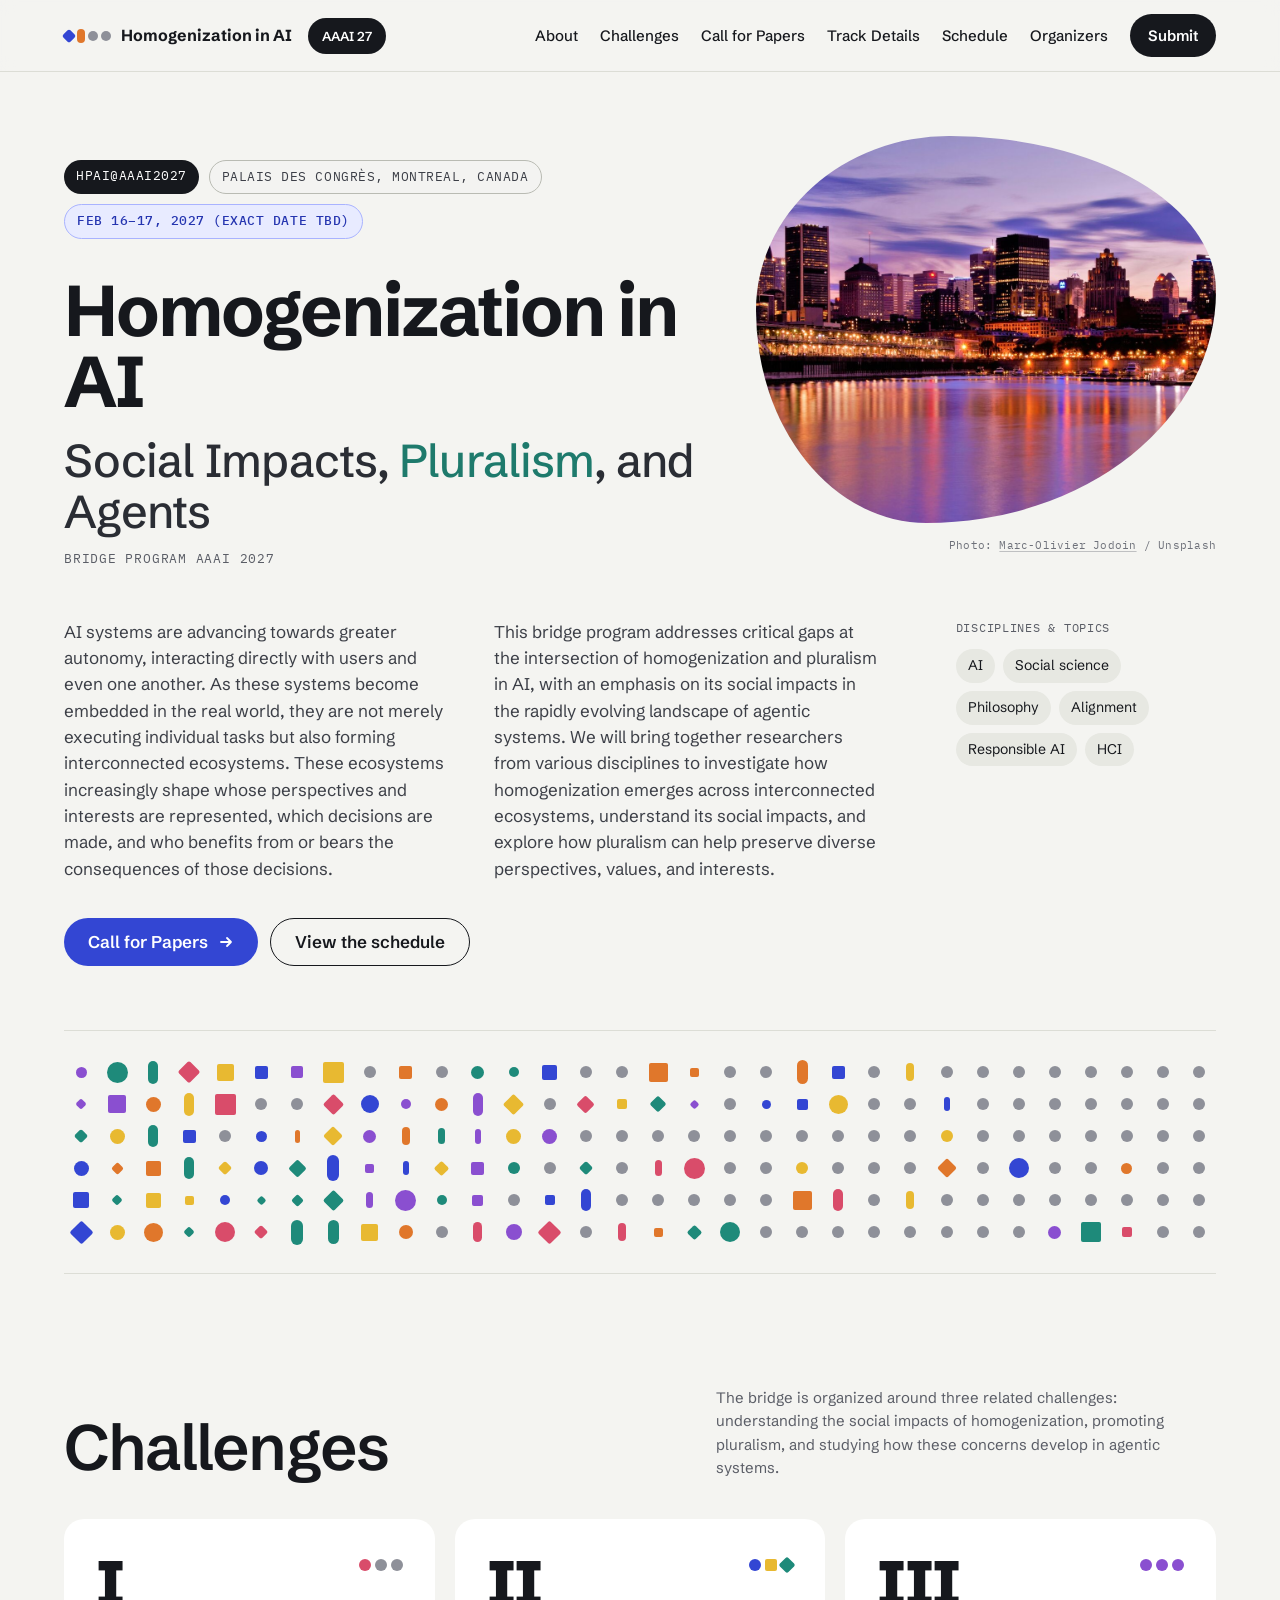
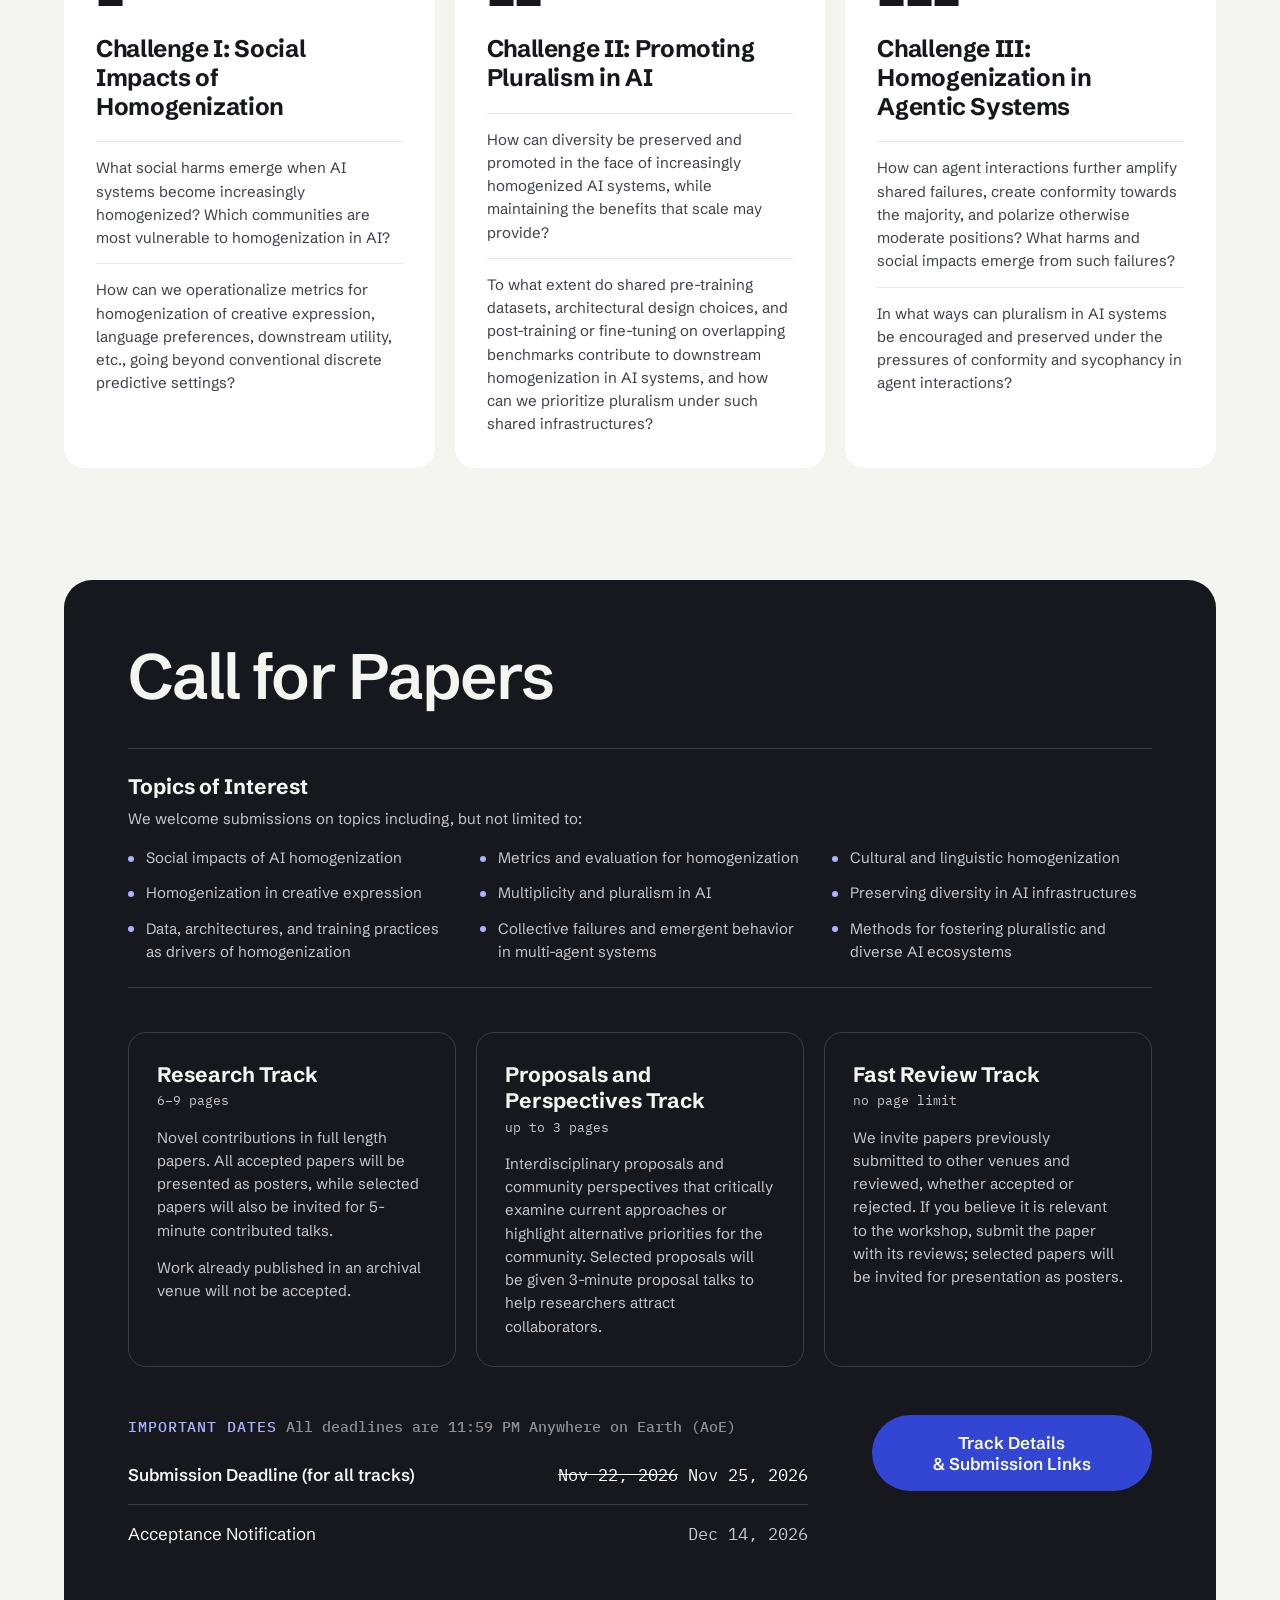
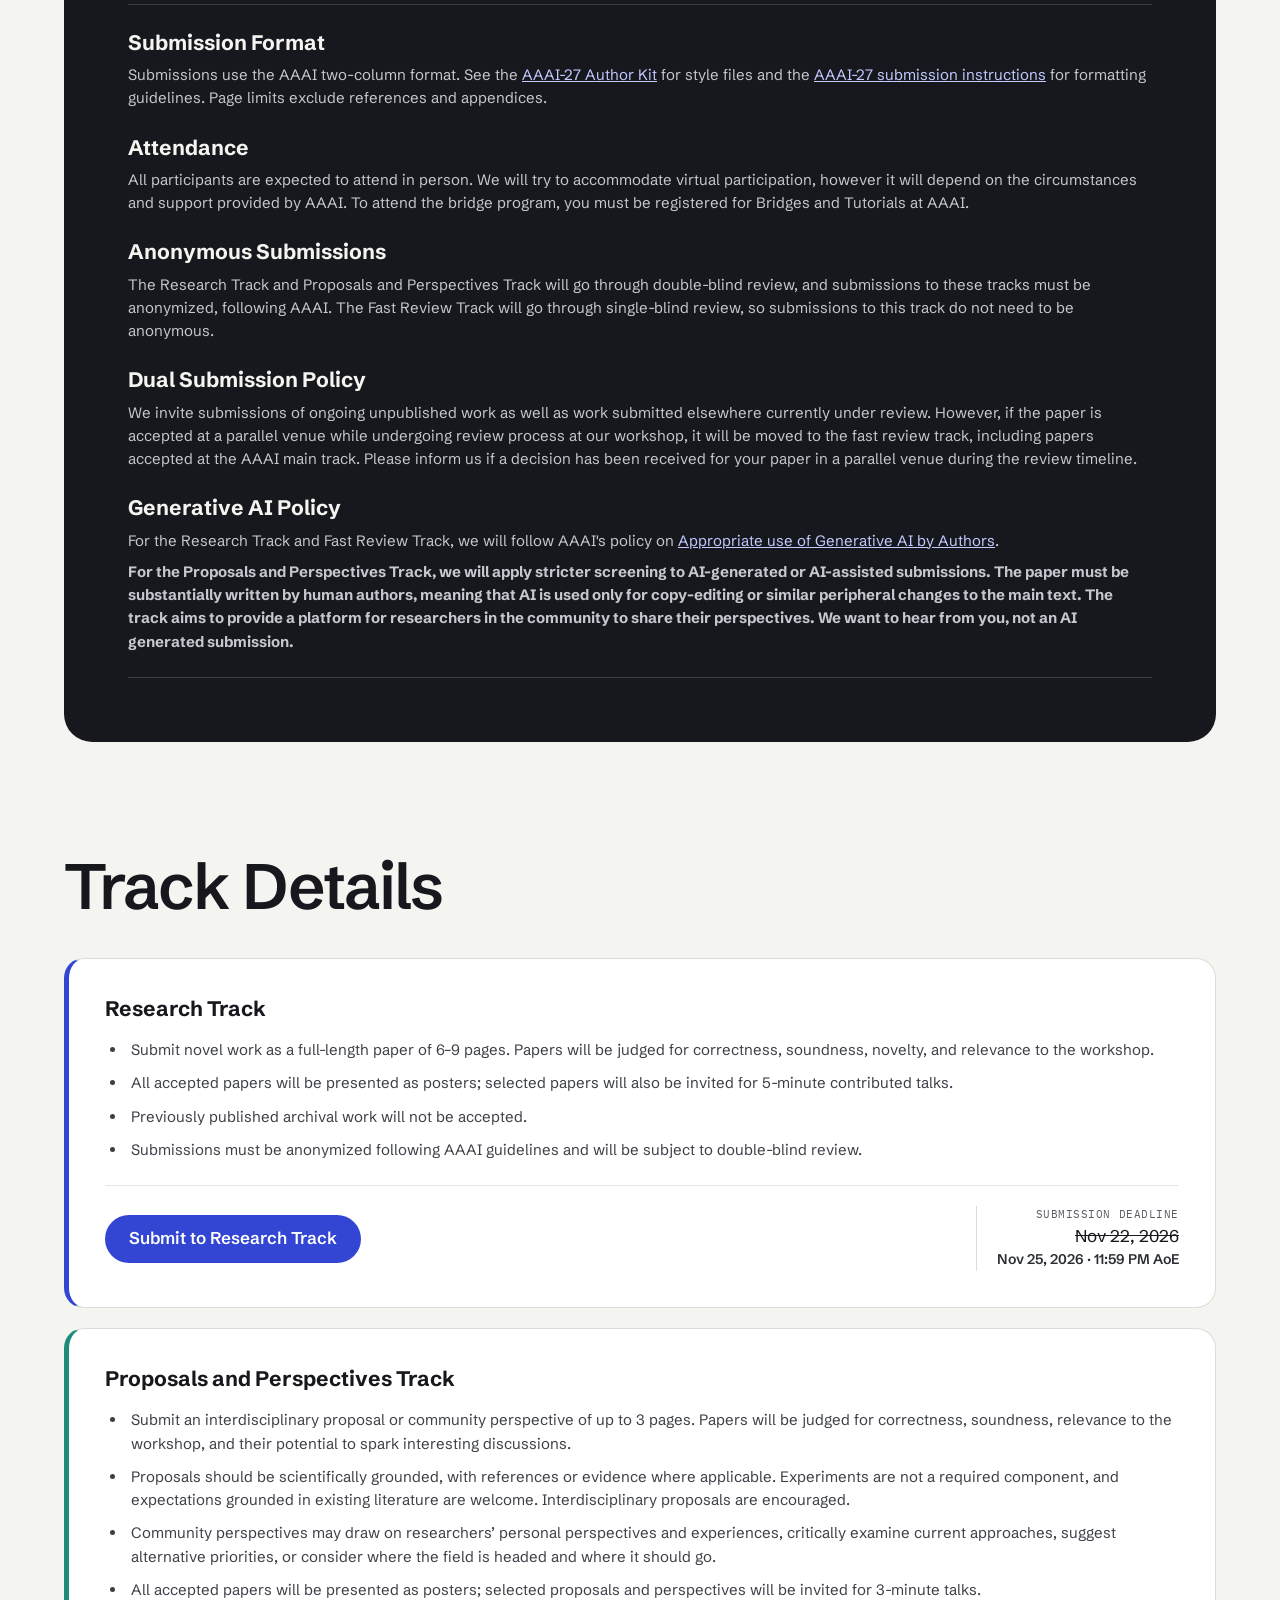
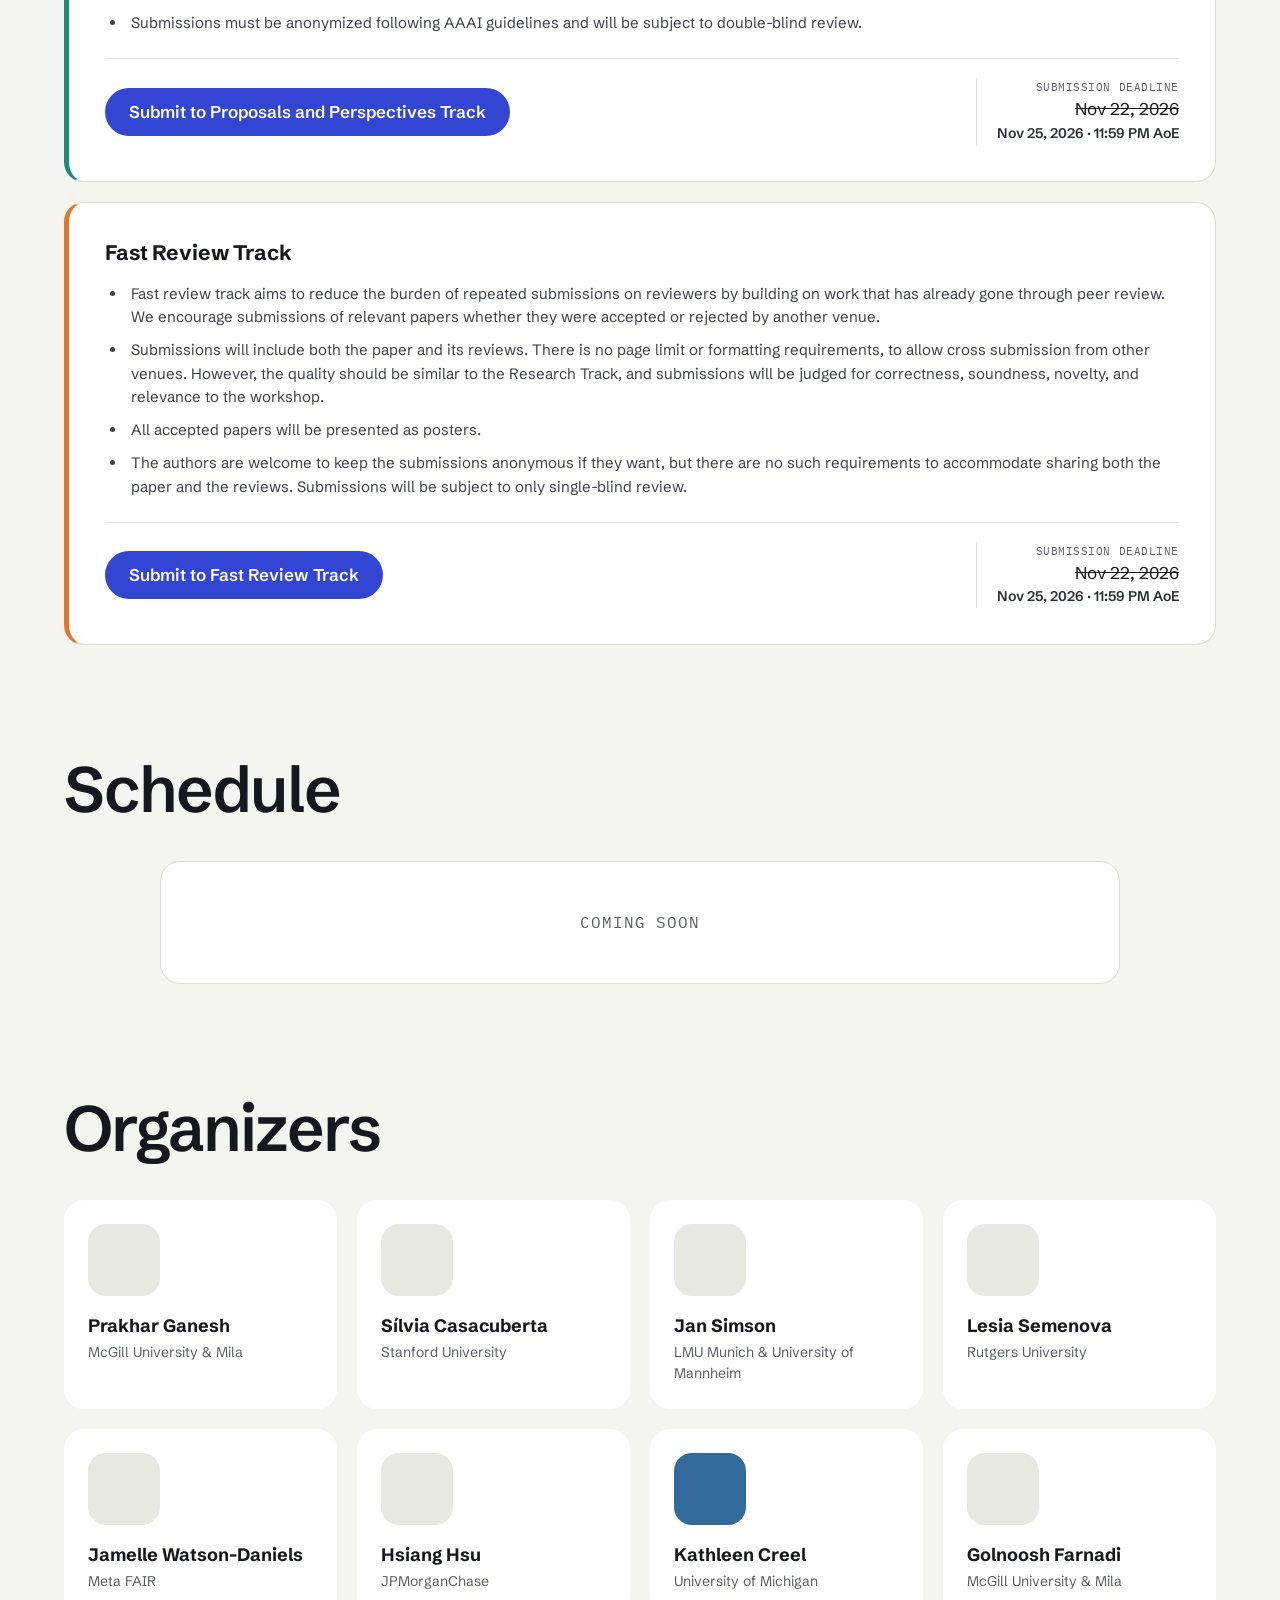
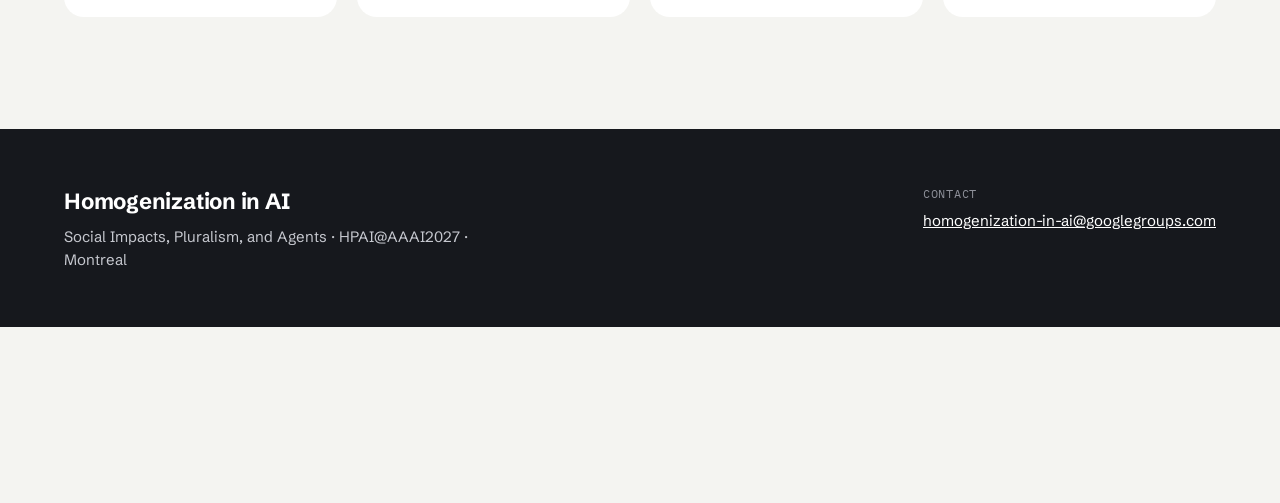
<file: index.html>
<!doctype html>
<html lang="en">
<head>
<meta charset="utf-8">
<meta name="viewport" content="width=device-width, initial-scale=1">
<meta http-equiv="refresh" content="0; url=aaai27/">
<title>Homogenization in AI — HPAI@AAAI2027</title>
<meta name="description" content="Homogenization in AI: Social Impacts, Pluralism, and Agents. A bridge program at AAAI 2027 in Montreal, Canada, February 16–17, 2027. Submissions due November 25, 2026.">
<link rel="canonical" href="https://homogenization-in-ai.github.io/aaai27/">
<meta name="theme-color" content="#F4F4F1">

<!-- Open Graph (Facebook, LinkedIn, WhatsApp, Slack, Discord, iMessage, Bluesky, Mastodon) -->
<meta property="og:type" content="website">
<meta property="og:site_name" content="Homogenization in AI">
<meta property="og:locale" content="en_US">
<meta property="og:url" content="https://homogenization-in-ai.github.io/aaai27/">
<meta property="og:title" content="Homogenization in AI — HPAI@AAAI2027">
<meta property="og:description" content="Social Impacts, Pluralism, and Agents. A bridge program at AAAI 2027 in Montreal, Canada. Submissions due November 25, 2026.">
<meta property="og:image" content="https://homogenization-in-ai.github.io/assets/img/social/og-image.jpg">
<meta property="og:image:secure_url" content="https://homogenization-in-ai.github.io/assets/img/social/og-image.jpg">
<meta property="og:image:type" content="image/jpeg">
<meta property="og:image:width" content="1200">
<meta property="og:image:height" content="630">
<meta property="og:image:alt" content="Homogenization in AI: Social Impacts, Pluralism, and Agents. Bridge program at AAAI 2027, February 16–17, 2027, Montreal, Canada. Call for papers deadline November 25, 2026.">

<!-- X / Twitter -->
<meta name="twitter:card" content="summary_large_image">
<meta name="twitter:title" content="Homogenization in AI — HPAI@AAAI2027">
<meta name="twitter:description" content="Social Impacts, Pluralism, and Agents. A bridge program at AAAI 2027 in Montreal, Canada. Submissions due November 25, 2026.">
<meta name="twitter:image" content="https://homogenization-in-ai.github.io/assets/img/social/og-image.jpg">
<meta name="twitter:image:alt" content="Homogenization in AI: Social Impacts, Pluralism, and Agents. Bridge program at AAAI 2027, February 16–17, 2027, Montreal, Canada. Call for papers deadline November 25, 2026.">

<!-- Icons -->
<link rel="icon" href="assets/img/favicon.svg" type="image/svg+xml">
<link rel="icon" href="assets/img/icon-512.png" type="image/png" sizes="512x512">
<link rel="apple-touch-icon" href="assets/img/apple-touch-icon.png">
</head>
<body>
<p>Redirecting to <a href="aaai27/">Homogenization in AI — HPAI@AAAI2027</a>…</p>
</body>
</html>
</file>
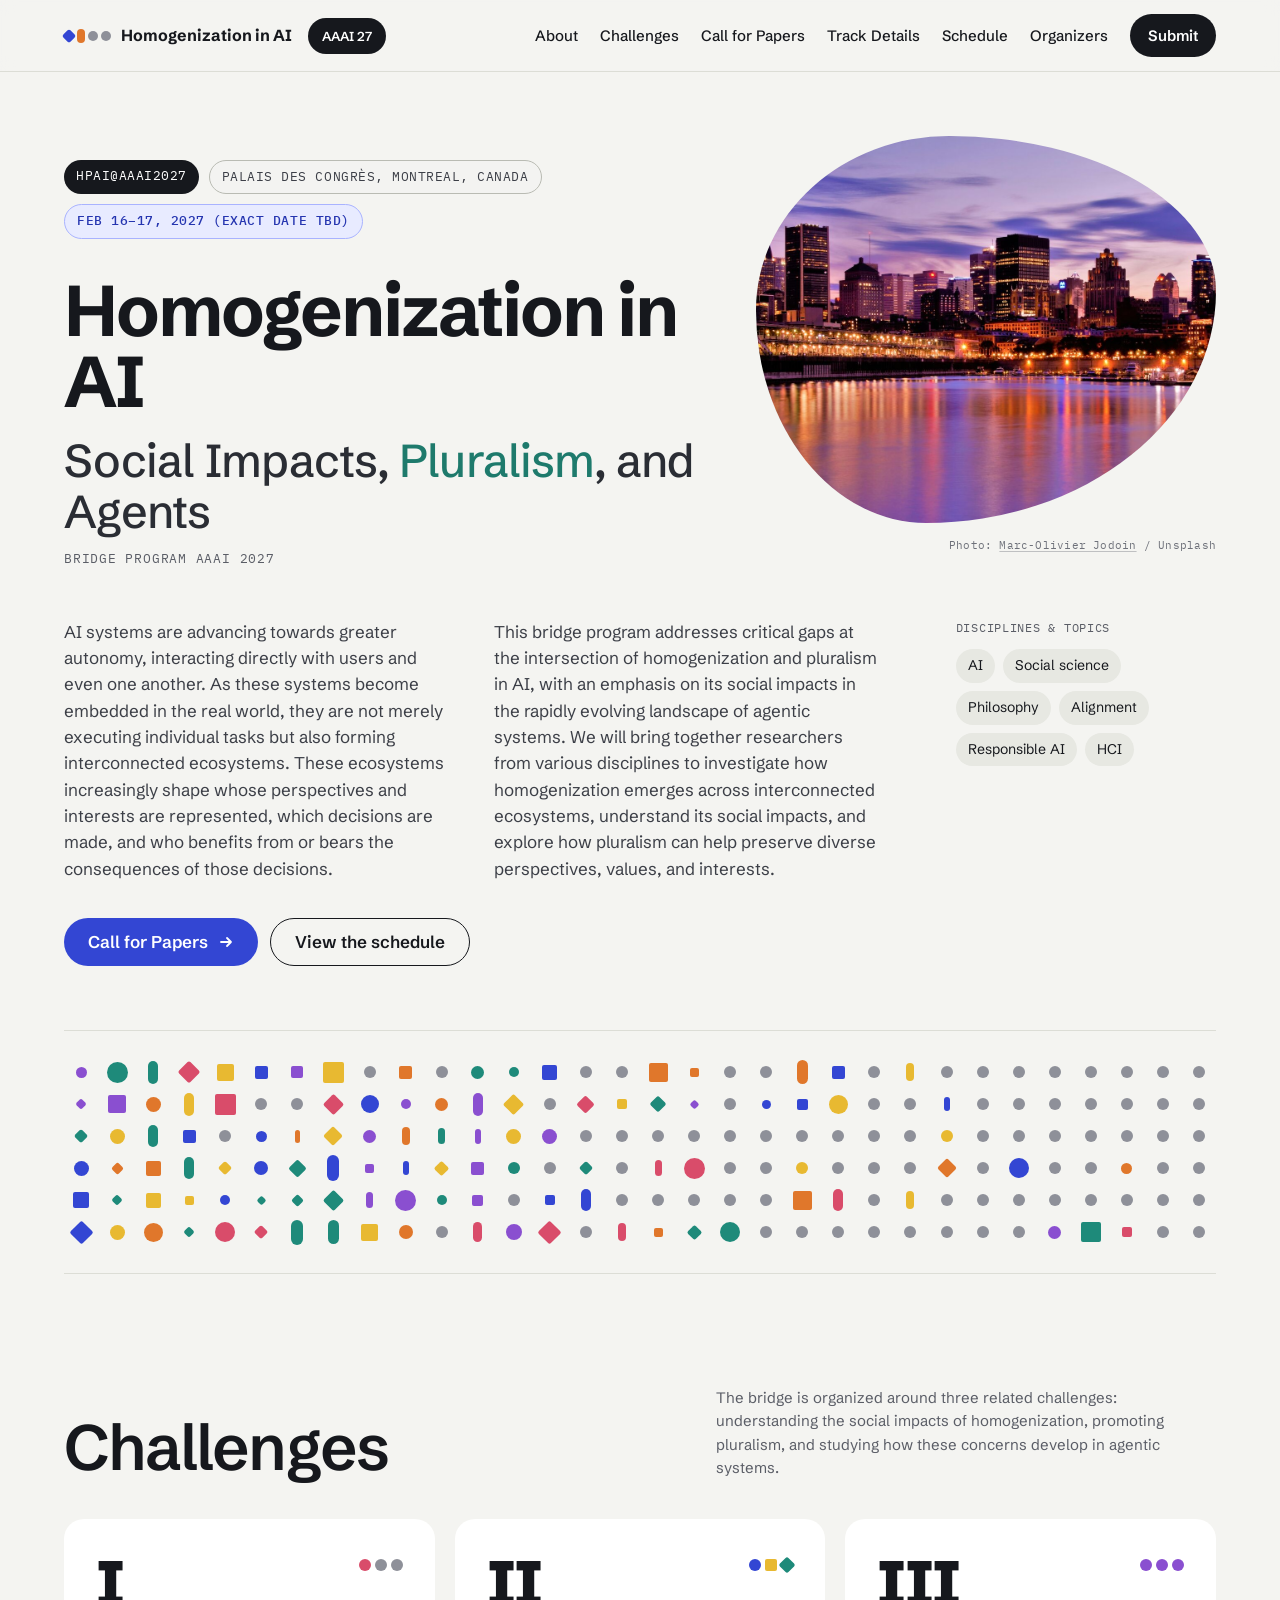
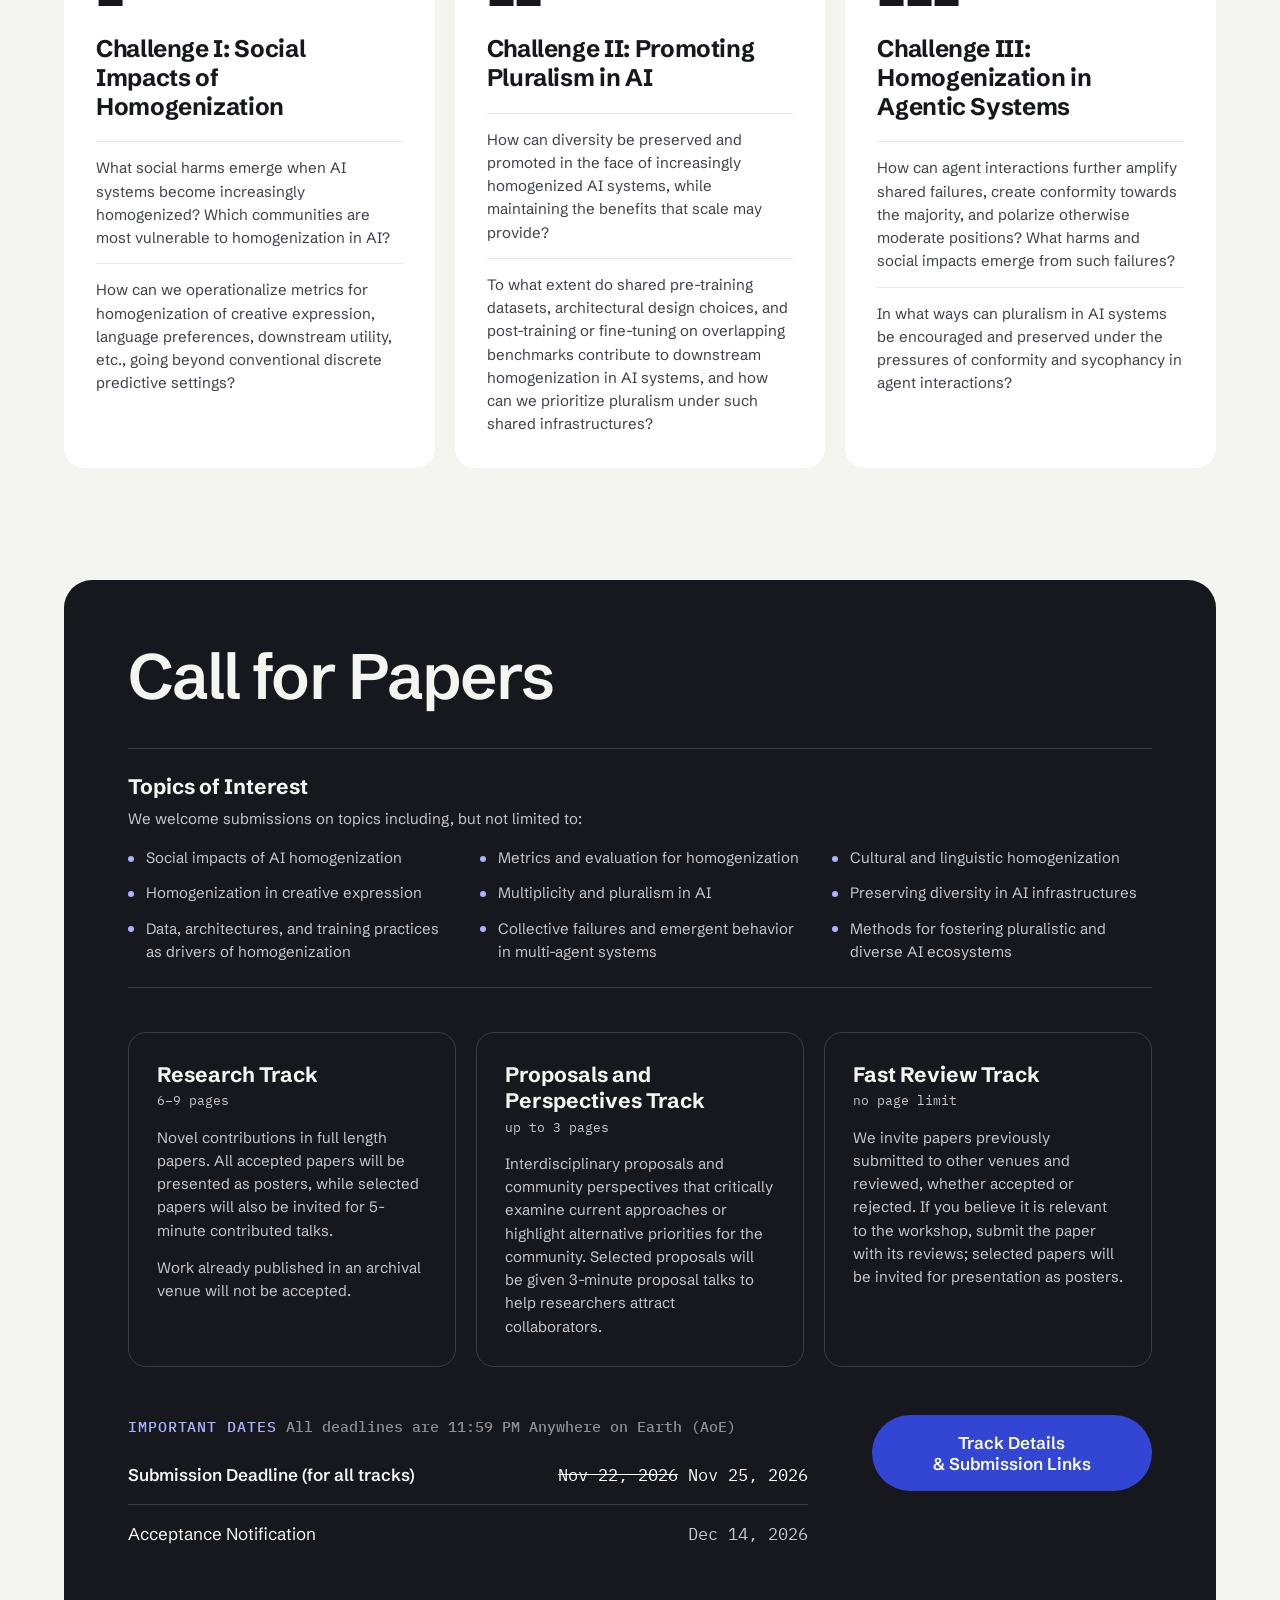
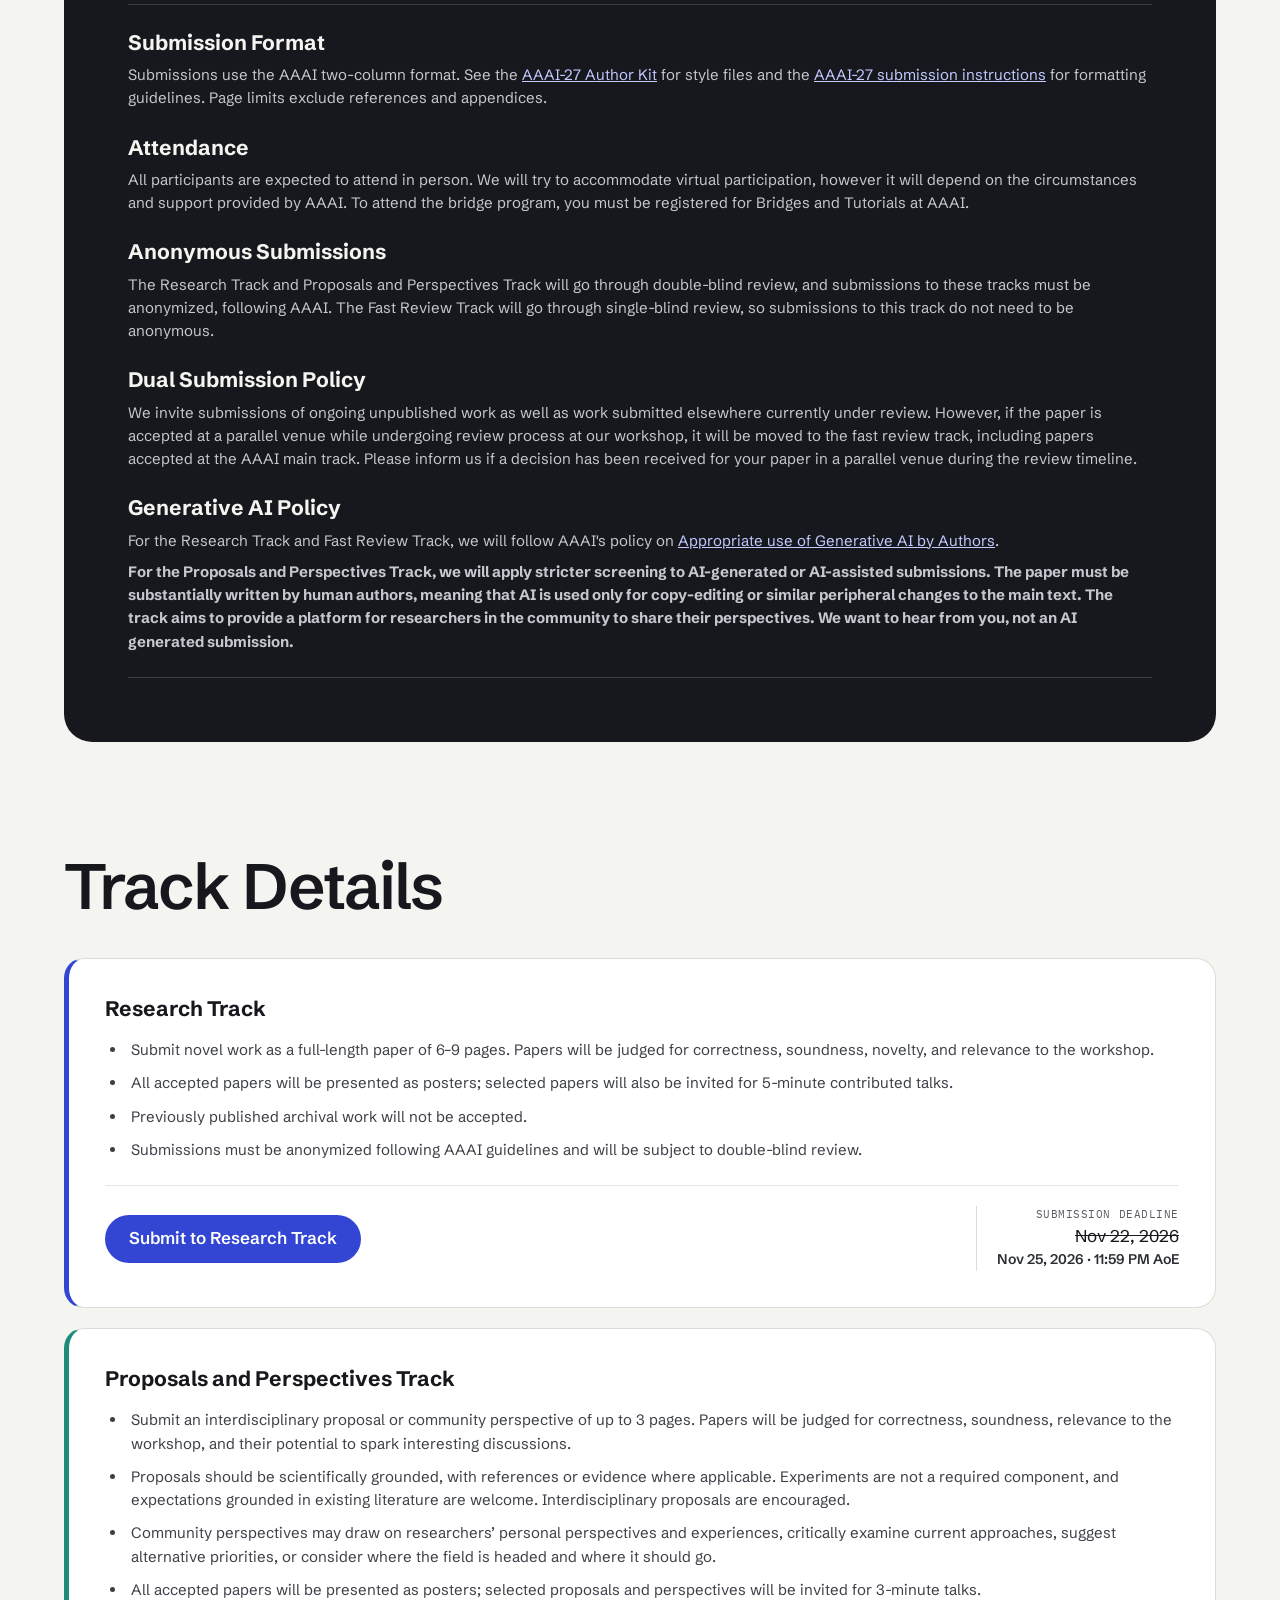
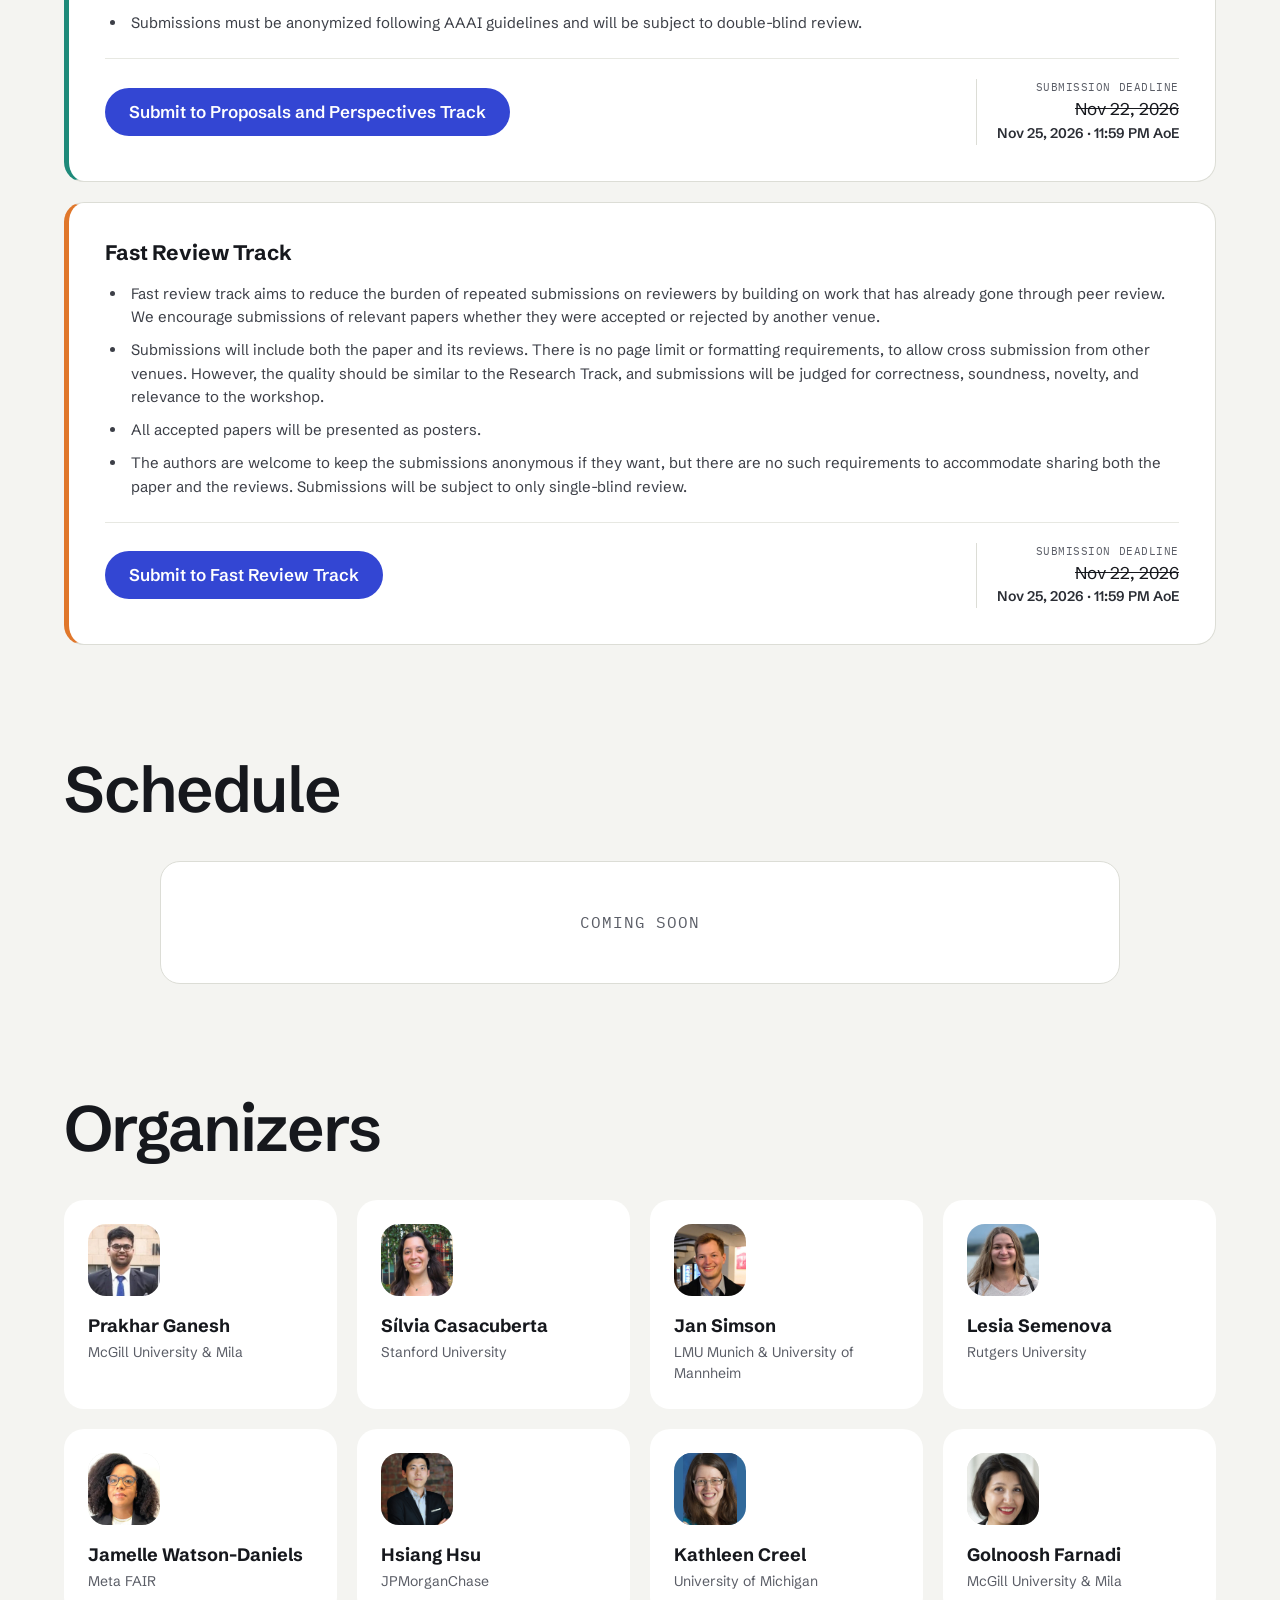
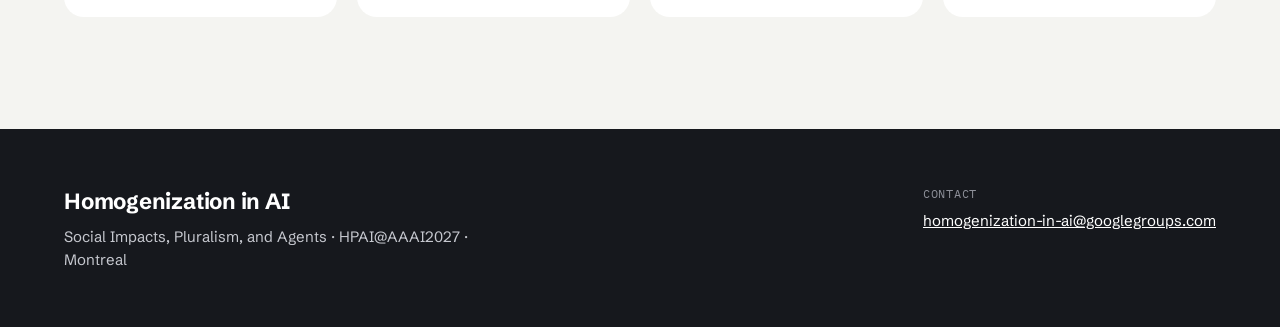
<file: aaai27/index.html>
<!doctype html>
<html lang="en">
<head>
<meta charset="utf-8">
<meta name="viewport" content="width=device-width, initial-scale=1">
<title>Homogenization in AI — HPAI@AAAI2027</title>
<meta name="description" content="Homogenization in AI: Social Impacts, Pluralism, and Agents. A bridge program at AAAI 2027 in Montreal, Canada, February 16–17, 2027. Submissions due November 25, 2026.">
<link rel="canonical" href="https://homogenization-in-ai.github.io/aaai27/">
<meta name="theme-color" content="#F4F4F1">

<!-- Open Graph (Facebook, LinkedIn, WhatsApp, Slack, Discord, iMessage, Bluesky, Mastodon) -->
<meta property="og:type" content="website">
<meta property="og:site_name" content="Homogenization in AI">
<meta property="og:locale" content="en_US">
<meta property="og:url" content="https://homogenization-in-ai.github.io/aaai27/">
<meta property="og:title" content="Homogenization in AI — HPAI@AAAI2027">
<meta property="og:description" content="Social Impacts, Pluralism, and Agents. A bridge program at AAAI 2027 in Montreal, Canada. Submissions due November 25, 2026.">
<meta property="og:image" content="https://homogenization-in-ai.github.io/assets/img/social/og-image.jpg">
<meta property="og:image:secure_url" content="https://homogenization-in-ai.github.io/assets/img/social/og-image.jpg">
<meta property="og:image:type" content="image/jpeg">
<meta property="og:image:width" content="1200">
<meta property="og:image:height" content="630">
<meta property="og:image:alt" content="Homogenization in AI: Social Impacts, Pluralism, and Agents. Bridge program at AAAI 2027, February 16–17, 2027, Montreal, Canada. Call for papers deadline November 25, 2026.">

<!-- X / Twitter -->
<meta name="twitter:card" content="summary_large_image">
<meta name="twitter:title" content="Homogenization in AI — HPAI@AAAI2027">
<meta name="twitter:description" content="Social Impacts, Pluralism, and Agents. A bridge program at AAAI 2027 in Montreal, Canada. Submissions due November 25, 2026.">
<meta name="twitter:image" content="https://homogenization-in-ai.github.io/assets/img/social/og-image.jpg">
<meta name="twitter:image:alt" content="Homogenization in AI: Social Impacts, Pluralism, and Agents. Bridge program at AAAI 2027, February 16–17, 2027, Montreal, Canada. Call for papers deadline November 25, 2026.">

<!-- Icons -->
<link rel="icon" href="../assets/img/favicon.svg" type="image/svg+xml">
<link rel="icon" href="../assets/img/icon-512.png" type="image/png" sizes="512x512">
<link rel="apple-touch-icon" href="../assets/img/apple-touch-icon.png">
<link rel="preconnect" href="https://fonts.googleapis.com">
<link rel="preconnect" href="https://fonts.gstatic.com" crossorigin>
<link href="https://fonts.googleapis.com/css2?family=Schibsted+Grotesk:wght@400;500;600;700;800&amp;family=IBM+Plex+Mono:wght@400;500&amp;display=swap" rel="stylesheet">
<link rel="stylesheet" href="../assets/css/style.css">
</head>
<body>

<header class="site-header">
  <nav class="nav wrap" aria-label="Main">
    <div class="brand-group">
      <a href="#top" class="brand">
        <span class="brand-mark" aria-hidden="true">
          <span class="bm bm-diamond"></span>
          <span class="bm bm-pill"></span>
          <span class="bm bm-dot"></span>
          <span class="bm bm-dot"></span>
        </span>
        Homogenization in AI
      </a>
      <a href="./" class="event-link" aria-current="page">AAAI 27</a>
    </div>
    <div class="nav-links">
      <a href="#top">About</a>
      <a href="#challenges">Challenges</a>
      <a href="#cfp">Call for Papers</a>
      <a href="#track-details">Track Details</a>
      <a href="#schedule">Schedule</a>
      <a href="#organizers">Organizers</a>
      <a href="#cfp" class="nav-cta">Submit</a>
    </div>
  </nav>
</header>

<main>

<!-- HERO -->
<section id="top" class="hero wrap">
  <figure class="hero-media">
    <div class="hero-blob" role="img" aria-label="The Montreal skyline at dusk, reflected in the St. Lawrence River"></div>
    <figcaption class="photo-credit">Photo: <a href="https://unsplash.com/photos/landscape-photography-of-skyscrapers-BG9oZ15a4Xk">Marc-Olivier Jodoin</a> / Unsplash</figcaption>
  </figure>

  <div class="hero-head">
  <div class="hero-tags">
    <span class="tag tag-solid">HPAI@AAAI2027</span>
    <span class="tag tag-outline">Palais des congrès, Montreal, Canada</span>
    <span class="tag tag-date">Feb 16–17, 2027 (Exact date TBD)</span>
  </div>
  <h1 class="hero-title">Homogenization in AI</h1>
  <p class="hero-sub">Social Impacts, <span class="teal">Pluralism</span>, and Agents</p>
  <p class="hero-program">Bridge Program AAAI 2027</p>
  </div>

  <div class="hero-body">
    <div class="hero-text">
      <p>AI systems are advancing towards greater autonomy, interacting directly with users and even one another. As these systems become embedded in the real world, they are not merely executing individual tasks but also forming interconnected ecosystems. These ecosystems increasingly shape whose perspectives and interests are represented, which decisions are made, and who benefits from or bears the consequences of those decisions.</p>
      <p>This bridge program addresses critical gaps at the intersection of homogenization and pluralism in AI, with an emphasis on its social impacts in the rapidly evolving landscape of agentic systems. We will bring together researchers from various disciplines to investigate how homogenization emerges across interconnected ecosystems, understand its social impacts, and explore how pluralism can help preserve diverse perspectives, values, and interests.</p>
    </div>
    <div class="hero-topics">
      <p class="eyebrow">Disciplines &amp; topics</p>
      <div class="chips">
        <span>AI</span><span>Social science</span><span>Philosophy</span><span>Alignment</span><span>Responsible AI</span><span>HCI</span>
      </div>
    </div>
  </div>

  <div class="hero-actions">
    <a href="#cfp" class="btn btn-primary">Call for Papers
      <svg aria-hidden="true" width="16" height="16" viewBox="0 0 16 16" fill="none" stroke="currentColor" stroke-width="1.8" stroke-linecap="round" stroke-linejoin="round"><path d="M3 8h10M9 4l4 4-4 4"/></svg>
    </a>
    <a href="#schedule" class="btn btn-outline">View the schedule</a>
  </div>
</section>

<!-- MOTIF: diversity converging into sameness -->
<section class="wrap motif-section" aria-label="Illustration: varied shapes gradually converge into identical grey dots">
  <div class="motif-frame">
    <div class="motif" id="motif" aria-hidden="true"></div>
  </div>
</section>

<!-- CHALLENGES -->
<section id="challenges" class="section wrap">
  <div class="section-head">
    <h2>Challenges</h2>
    <p>The bridge is organized around three related challenges: understanding the social impacts of homogenization, promoting pluralism, and studying how these concerns develop in agentic systems.</p>
  </div>
  <div class="cards">
    <article class="card">
      <div class="card-top">
        <span class="numeral">I</span>
        <span class="glyphs" aria-hidden="true"><span class="g dot rose"></span><span class="g dot grey"></span><span class="g dot grey"></span></span>
      </div>
      <h3>Challenge I: Social Impacts of Homogenization</h3>
      <ul>
        <li>What social harms emerge when AI systems become increasingly homogenized? Which communities are most vulnerable to homogenization in AI?</li>
        <li>How can we operationalize metrics for homogenization of creative expression, language preferences, downstream utility, etc., going beyond conventional discrete predictive settings?</li>
      </ul>
    </article>
    <article class="card">
      <div class="card-top">
        <span class="numeral">II</span>
        <span class="glyphs" aria-hidden="true"><span class="g dot blue"></span><span class="g sq yellow"></span><span class="g sq diamond teal-bg"></span></span>
      </div>
      <h3>Challenge II: Promoting Pluralism in AI</h3>
      <ul>
        <li>How can diversity be preserved and promoted in the face of increasingly homogenized AI systems, while maintaining the benefits that scale may provide?</li>
        <li>To what extent do shared pre-training datasets, architectural design choices, and post-training or fine-tuning on overlapping benchmarks contribute to downstream homogenization in AI systems, and how can we prioritize pluralism under such shared infrastructures?</li>
      </ul>
    </article>
    <article class="card">
      <div class="card-top">
        <span class="numeral">III</span>
        <span class="glyphs" aria-hidden="true"><span class="g dot purple"></span><span class="g dot purple"></span><span class="g dot purple"></span></span>
      </div>
      <h3>Challenge III: Homogenization in Agentic Systems</h3>
      <ul>
        <li>How can agent interactions further amplify shared failures, create conformity towards the majority, and polarize otherwise moderate positions? What harms and social impacts emerge from such failures?</li>
        <li>In what ways can pluralism in AI systems be encouraged and preserved under the pressures of conformity and sycophancy in agent interactions?</li>
      </ul>
    </article>
  </div>
</section>

<!-- CALL FOR PAPERS -->
<section id="cfp" class="section wrap">
  <div class="cfp">
    <h2>Call for Papers</h2>
    <div class="topics-interest">
      <h3>Topics of Interest</h3>
      <p>We welcome submissions on topics including, but not limited to:</p>
      <ul>
        <li>Social impacts of AI homogenization</li>
        <li>Metrics and evaluation for homogenization</li>
        <li>Cultural and linguistic homogenization</li>
        <li>Homogenization in creative expression</li>
        <li>Multiplicity and pluralism in AI</li>
        <li>Preserving diversity in AI infrastructures</li>
        <li>Data, architectures, and training practices as drivers of homogenization</li>
        <li>Collective failures and emergent behavior in multi-agent systems</li>
        <li>Methods for fostering pluralistic and diverse AI ecosystems</li>
      </ul>
    </div>
    <div class="tracks">
      <div class="track">
        <div class="track-head"><h3>Research Track</h3><span class="mono">6–9 pages</span></div>
        <p>Novel contributions in full length papers. All accepted papers will be presented as posters, while selected papers will also be invited for 5-minute contributed talks.</p>
        <p>Work already published in an archival venue will not be accepted.</p>
      </div>
      <div class="track">
        <div class="track-head"><h3>Proposals and Perspectives Track</h3><span class="mono">up to 3 pages</span></div>
        <p>Interdisciplinary proposals and community perspectives that critically examine current approaches or highlight alternative priorities for the community. Selected proposals will be given 3-minute proposal talks to help researchers attract collaborators.</p>
      </div>
      <div class="track">
        <div class="track-head"><h3>Fast Review Track</h3><span class="mono">no page limit</span></div>
        <p>We invite papers previously submitted to other venues and reviewed, whether accepted or rejected. If you believe it is relevant to the workshop, submit the paper with its reviews; selected papers will be invited for presentation as posters.</p>
      </div>
    </div>

    <div class="cfp-bottom">
      <div class="dates">
        <h3 class="dates-title">Important dates <span>All deadlines are 11:59 PM Anywhere on Earth (AoE)</span></h3>
        <dl>
          <div><dt class="strong">Submission Deadline (for all tracks)</dt><dd class="bright"><del>Nov 22, 2026</del> <time datetime="2026-11-25">Nov 25, 2026</time></dd></div>
          <div><dt>Acceptance Notification</dt><dd>Dec 14, 2026</dd></div>
        </dl>
      </div>
      <div class="submit cfp-actions">
        <a class="btn btn-primary" href="#track-details">Track Details<br>&amp; Submission Links</a>
      </div>
    </div>

    <div class="submission-info">
      <div class="submission-format">
        <h3>Submission Format</h3>
        <p>Submissions use the AAAI two-column format. See the <a href="https://aaai.org/authorkit27/">AAAI-27 Author Kit</a> for style files and the <a href="https://aaai.org/conference/aaai/aaai-27/submission-instructions/">AAAI-27 submission instructions</a> for formatting guidelines. Page limits exclude references and appendices.</p>
      </div>
      <div class="attendance">
        <h3>Attendance</h3>
        <p>All participants are expected to attend in person. We will try to accommodate virtual participation, however it will depend on the circumstances and support provided by AAAI. To attend the bridge program, you must be registered for Bridges and Tutorials at AAAI.</p>
      </div>
      <div class="anonymous-submissions">
        <h3>Anonymous Submissions</h3>
        <p>The Research Track and Proposals and Perspectives Track will go through double-blind review, and submissions to these tracks must be anonymized, following AAAI. The Fast Review Track will go through single-blind review, so submissions to this track do not need to be anonymous.</p>
      </div>
      <div class="dual-submission-policy">
        <h3>Dual Submission Policy</h3>
        <p>We invite submissions of ongoing unpublished work as well as work submitted elsewhere currently under review. However, if the paper is accepted at a parallel venue while undergoing review process at our workshop, it will be moved to the fast review track, including papers accepted at the AAAI main track. Please inform us if a decision has been received for your paper in a parallel venue during the review timeline.</p>
      </div>
      <div class="generative-ai-policy">
        <h3>Generative AI Policy</h3>
        <p>For the Research Track and Fast Review Track, we will follow AAAI's policy on <a href="https://aaai.org/conference/aaai/aaai-27/main-technical-track-call/">Appropriate use of Generative AI by Authors</a>.</p>
        <p><strong>For the Proposals and Perspectives Track, we will apply stricter screening to AI-generated or AI-assisted submissions. The paper must be substantially written by human authors, meaning that AI is used only for copy-editing or similar peripheral changes to the main text. The track aims to provide a platform for researchers in the community to share their perspectives. We want to hear from you, not an AI generated submission.</strong></p>
      </div>
    </div>
  </div>
</section>

<!-- TRACK DETAILS -->
<section id="track-details" class="section wrap">
  <div class="section-head">
    <h2>Track Details</h2>
  </div>
  <div class="track-guidance-grid">
    <article class="track-detail">
      <h3>Research Track</h3>
      <ul>
        <li>Submit novel work as a full-length paper of 6–9 pages. Papers will be judged for correctness, soundness, novelty, and relevance to the workshop.</li>
        <li>All accepted papers will be presented as posters; selected papers will also be invited for 5-minute contributed talks.</li>
        <li>Previously published archival work will not be accepted.</li>
        <li>Submissions must be anonymized following AAAI guidelines and will be subject to double-blind review.</li>
      </ul>
      <div class="track-submit">
        <div class="track-submit-action">
          <a class="btn btn-primary" href="https://openreview.net/group?id=AAAI.org/2027/Bridge/HPAI">Submit to Research Track</a>
        </div>
        <p class="track-deadline"><span>Submission deadline</span><del>Nov 22, 2026</del> <time datetime="2026-11-25">Nov 25, 2026 · 11:59 PM AoE</time></p>
      </div>
    </article>
    <article class="track-detail">
      <h3>Proposals and Perspectives Track</h3>
      <ul>
        <li>Submit an interdisciplinary proposal or community perspective of up to 3 pages. Papers will be judged for correctness, soundness, relevance to the workshop, and their potential to spark interesting discussions.</li>
        <li>Proposals should be scientifically grounded, with references or evidence where applicable. Experiments are not a required component, and expectations grounded in existing literature are welcome. Interdisciplinary proposals are encouraged.</li>
        <li>Community perspectives may draw on researchers’ personal perspectives and experiences, critically examine current approaches, suggest alternative priorities, or consider where the field is headed and where it should go.</li>
        <li>All accepted papers will be presented as posters; selected proposals and perspectives will be invited for 3-minute talks.</li>
        <li>Submissions must be anonymized following AAAI guidelines and will be subject to double-blind review.</li>
      </ul>
      <div class="track-submit">
        <div class="track-submit-action">
          <a class="btn btn-primary" href="https://openreview.net/group?id=AAAI.org/2027/Bridge/HPAI">Submit to Proposals and Perspectives Track</a>
        </div>
        <p class="track-deadline"><span>Submission deadline</span><del>Nov 22, 2026</del> <time datetime="2026-11-25">Nov 25, 2026 · 11:59 PM AoE</time></p>
      </div>
    </article>
    <article class="track-detail">
      <h3>Fast Review Track</h3>
      <ul>
        <li>Fast review track aims to reduce the burden of repeated submissions on reviewers by building on work that has already gone through peer review. We encourage submissions of relevant papers whether they were accepted or rejected by another venue.</li>
        <li>Submissions will include both the paper and its reviews. There is no page limit or formatting requirements, to allow cross submission from other venues. However, the quality should be similar to the Research Track, and submissions will be judged for correctness, soundness, novelty, and relevance to the workshop.</li>
        <li>All accepted papers will be presented as posters.</li>
        <li>The authors are welcome to keep the submissions anonymous if they want, but there are no such requirements to accommodate sharing both the paper and the reviews. Submissions will be subject to only single-blind review.</li>
      </ul>
      <div class="track-submit">
        <div class="track-submit-action">
          <a class="btn btn-primary" href="https://forms.gle/WRefzoxbhkUyn3qh9">Submit to Fast Review Track</a>
        </div>
        <p class="track-deadline"><span>Submission deadline</span><del>Nov 22, 2026</del> <time datetime="2026-11-25">Nov 25, 2026 · 11:59 PM AoE</time></p>
      </div>
    </article>
  </div>
</section>

<!-- SCHEDULE -->
<section id="schedule" class="section wrap">
  <div class="section-head">
    <h2>Schedule</h2>
  </div>
  <div class="schedule-coming-soon">
    <p>Coming soon</p>
  </div>
</section>

<!-- ORGANIZERS -->
<section id="organizers" class="section wrap">
  <div class="section-head">
    <h2>Organizers</h2>
  </div>
  <ul class="people">
    <li class="person">
      <img class="avatar" src="../assets/organizers/prakhar-ganesh.jpg" alt="" width="72" height="72" loading="lazy">
      <div><p class="name"><a href="https://prakharg24.github.io/">Prakhar Ganesh</a></p><p class="affil">McGill University &amp; Mila</p></div>
    </li>
    <li class="person">
      <img class="avatar" src="../assets/organizers/silvia-casacuberta.jpg" alt="" width="72" height="72" loading="lazy">
      <div><p class="name"><a href="https://silviacasacuberta.com/">Sílvia Casacuberta</a></p><p class="affil">Stanford University</p></div>
    </li>
    <li class="person">
      <img class="avatar" src="../assets/organizers/jan-simson.jpg" alt="" width="72" height="72" loading="lazy">
      <div><p class="name"><a href="https://simson.io/">Jan Simson</a></p><p class="affil">LMU Munich &amp; University of Mannheim</p></div>
    </li>
    <li class="person">
      <img class="avatar" src="../assets/organizers/lesia-semenova.jpg" alt="" width="72" height="72" loading="lazy">
      <div><p class="name"><a href="https://lesiasemenova.github.io/">Lesia Semenova</a></p><p class="affil">Rutgers University</p></div>
    </li>
    <li class="person">
      <img class="avatar avatar-jamelle" src="../assets/organizers/jamelle-watson-daniels.jpg" alt="" width="72" height="72" loading="lazy">
      <div><p class="name"><a href="https://www.jamellewd.com/">Jamelle Watson-Daniels</a></p><p class="affil">Meta FAIR</p></div>
    </li>
    <li class="person">
      <img class="avatar avatar-hsiang" src="../assets/organizers/hsiang-hsu.jpg?v=2" alt="" width="72" height="72" loading="lazy">
      <div><p class="name"><a href="https://hsianghsu.github.io/">Hsiang Hsu</a></p><p class="affil">JPMorganChase</p></div>
    </li>
    <li class="person">
      <img class="avatar avatar-kathleen" src="../assets/organizers/kathleen-creel.jpg?v=2" alt="" width="72" height="72" loading="lazy">
      <div><p class="name"><a href="https://kathleenacreel.com/">Kathleen Creel</a></p><p class="affil">University of Michigan</p></div>
    </li>
    <li class="person">
      <img class="avatar avatar-golnoosh" src="../assets/organizers/golnoosh-farnadi.jpg" alt="" width="72" height="72" loading="lazy">
      <div><p class="name"><a href="https://gfarnadi.github.io/">Golnoosh Farnadi</a></p><p class="affil">McGill University &amp; Mila</p></div>
    </li>
  </ul>
</section>

</main>

<footer class="site-footer">
  <div class="wrap footer-inner">
    <div>
      <p class="footer-title">Homogenization in AI</p>
      <p class="footer-sub">Social Impacts, Pluralism, and Agents · HPAI@AAAI2027 · Montreal</p>
    </div>
    <div class="footer-contact">
      <span class="eyebrow">Contact</span>
      <a href="mailto:homogenization-in-ai@googlegroups.com">homogenization-in-ai@googlegroups.com</a>
    </div>
  </div>
</footer>

<script src="../assets/js/main.js" defer></script>
</body>
</html>
</file>
<file: assets/css/style.css>
:root {
  --bg: #F4F4F1;
  --ink: #16181D;
  --ink-2: #2A2D34;
  --ink-3: #3C3F47;
  --muted: #5A5D66;
  --rule: #DCDDD6;
  --rule-soft: #E7E8E2;
  --rule-row: #ECEDE7;
  --chip: #E7E8E2;
  --card: #FFFFFF;
  --accent: #3346D3;
  --orange: #E0772B;
  --teal: #1E8A7A;
  --teal-ink: #1E7A6C;
  --purple: #8A4FD0;
  --rose: #D94C6A;
  --yellow: #E8B931;
  --grey: #8E9099;
  --dark: #16181D;
  --dark-rule: #3A3D46;
  --dark-text: #C6C8CF;
  --dark-muted: #A3A6AE;
  --link: #2B3BB8;
  --link-hover: #16207A;
  --mono: 'IBM Plex Mono', ui-monospace, SFMono-Regular, Menlo, monospace;
  --sans: 'Schibsted Grotesk', system-ui, sans-serif;
}

*, *::before, *::after { box-sizing: border-box; }
html { scroll-behavior: smooth; scroll-padding-top: 72px; }
@media (prefers-reduced-motion: reduce) { html { scroll-behavior: auto; } }

body {
  margin: 0;
  background: var(--bg);
  color: var(--ink);
  font-family: var(--sans);
  font-size: 17px;
  line-height: 1.55;
  overflow-x: clip;
  -webkit-font-smoothing: antialiased;
}

a { color: var(--link); }
a:hover { color: var(--link-hover); }
:focus-visible { outline: 2px solid var(--accent); outline-offset: 3px; border-radius: 4px; }

.wrap { max-width: 1200px; margin: 0 auto; padding-left: 24px; padding-right: 24px; }
.mono { font-family: var(--mono); }
.eyebrow {
  margin: 0;
  font-family: var(--mono);
  font-size: 12px;
  letter-spacing: 0.06em;
  text-transform: uppercase;
  color: var(--muted);
}

/* ---------- Nav ---------- */
.site-header {
  position: sticky; top: 0; z-index: 5;
  background: rgba(244, 244, 241, 0.92);
  -webkit-backdrop-filter: blur(8px);
  backdrop-filter: blur(8px);
  border-bottom: 1px solid var(--rule);
}
.nav {
  padding-top: 14px; padding-bottom: 14px;
  display: flex; flex-wrap: wrap; align-items: center; justify-content: space-between;
  gap: 12px 32px;
}
.brand {
  display: flex; align-items: center; gap: 10px;
  text-decoration: none; color: var(--ink); font-weight: 700; font-size: 16px;
}
.brand:hover { color: var(--ink); }
.brand-group { display: flex; flex-wrap: wrap; align-items: center; gap: 12px 16px; }
.event-link {
  display: inline-flex; align-items: center; min-height: 36px; padding: 0 14px;
  border-radius: 999px; background: var(--ink); color: #FFFFFF;
  font-size: 13px; font-weight: 600; text-decoration: none;
}
.event-link:hover { background: var(--accent); color: #FFFFFF; }
.brand-mark { display: flex; align-items: center; gap: 3px; }
.bm { display: block; }
.bm-diamond { width: 10px; height: 10px; border-radius: 2px; background: var(--accent); transform: rotate(45deg); }
.bm-pill { width: 8px; height: 14px; border-radius: 4px; background: var(--orange); }
.bm-dot { width: 10px; height: 10px; border-radius: 50%; background: var(--grey); }

.nav-links {
  display: flex; flex-wrap: wrap; align-items: center;
  gap: 4px 22px; font-size: 15px; font-weight: 500;
}
.nav-links a { color: var(--ink); text-decoration: none; padding: 10px 0; }
.nav-links a:hover { color: var(--accent); }
.nav-links .nav-cta {
  background: var(--ink); color: #FFFFFF;
  padding: 10px 18px; border-radius: 999px; font-weight: 600;
}
.nav-links .nav-cta:hover { background: var(--accent); color: #FFFFFF; }

/* When the links wrap below the brand (narrow screens), they fold away while
   scrolling down and return on scroll up. The header's margin grows by exactly
   what the links lose, so the page below never shifts. */
.site-header.nav-wrapped .nav { row-gap: 0; }
.site-header.nav-wrapped .nav-links {
  height: var(--nav-links-h, auto);
  margin-top: 12px;
  overflow: hidden;
  transition: height 240ms ease, margin-top 240ms ease, opacity 200ms ease, visibility 240ms;
}
.site-header.nav-wrapped { transition: margin-bottom 240ms ease; }
.site-header.nav-wrapped.nav-collapsed { margin-bottom: calc(var(--nav-links-h, 0px) + 12px); }
.site-header.nav-wrapped.nav-collapsed .nav-links {
  height: 0; margin-top: 0; opacity: 0; visibility: hidden;
}
@media (prefers-reduced-motion: reduce) {
  .site-header.nav-wrapped, .site-header.nav-wrapped .nav-links { transition: none; }
}

/* ---------- Hero ---------- */
.hero { --blob-w: min(460px, 36vw); position: relative; padding-top: 88px; padding-bottom: 40px; }
.hero-head { padding-right: calc(var(--blob-w) + 40px); min-height: calc(var(--blob-w) * 0.84 + 24px); }
.hero > *:not(.hero-media) { position: relative; z-index: 1; }

.hero-media {
  position: absolute; z-index: 0;
  top: 64px; right: 24px;
  width: var(--blob-w);
  margin: 0;
}
.hero-blob {
  width: 100%;
  aspect-ratio: 500 / 420;
  background: #D3DCEA url("../img/montreal.jpg") center / cover no-repeat;
  border-radius: 42% 58% 63% 37% / 45% 40% 60% 55%;
  animation: blobMorph 36s ease-in-out infinite;
}
@keyframes blobMorph {
  0%   { border-radius: 42% 58% 63% 37% / 45% 40% 60% 55%; }
  33%  { border-radius: 58% 42% 38% 62% / 55% 62% 38% 45%; }
  66%  { border-radius: 38% 62% 55% 45% / 62% 38% 62% 38%; }
  100% { border-radius: 42% 58% 63% 37% / 45% 40% 60% 55%; }
}
@media (prefers-reduced-motion: reduce) { .hero-blob { animation: none; } }

.photo-credit {
  margin-top: 14px;
  text-align: right;
  font-family: var(--mono);
  font-size: 11px;
  letter-spacing: 0.02em;
  color: #6E717A;
}
.photo-credit a { color: inherit; text-decoration-color: rgba(110, 113, 122, 0.4); text-underline-offset: 2px; }
.photo-credit a:hover { color: var(--ink); }

.hero-tags {
  display: flex; flex-wrap: wrap; gap: 10px;
  font-family: var(--mono); font-size: 13px; letter-spacing: 0.04em; text-transform: uppercase;
}
.tag { padding: 6px 12px; border-radius: 999px; }
.tag-solid { background: var(--ink); color: #FFFFFF; text-transform: none; }
.tag-outline { border: 1px solid #B9BBB3; color: var(--ink-3); background: rgba(244, 244, 241, 0.7); }
.tag-date { border: 1px solid #A9B3FF; color: #2535B0; background: #E8EBFF; font-weight: 500; }

.hero-title {
  margin: 36px 0 0;
  font-size: clamp(38px, 5.6vw, 84px);
  line-height: 1; letter-spacing: -0.03em; font-weight: 700;
}
.hero-sub {
  margin: 18px 0 0;
  font-size: clamp(26px, 3.6vw, 52px);
  line-height: 1.1; font-weight: 500; color: var(--ink-2); letter-spacing: -0.02em;
}
.hero-program {
  margin: 12px 0 0;
  font-family: var(--mono); font-size: 13px; letter-spacing: 0.06em;
  text-transform: uppercase; color: var(--muted);
}
.teal { color: var(--teal-ink); }

.hero-body { margin-top: 48px; display: flex; flex-wrap: wrap; gap: 32px 72px; }
.hero-text {
  flex: 999 1 560px; min-width: 0;
  display: grid; grid-template-columns: repeat(auto-fit, minmax(260px, 1fr));
  gap: 20px 40px; color: var(--ink-3);
}
.hero-text p { margin: 0; }
.hero-text strong { color: var(--ink); font-weight: 600; }
.hero-topics { flex: 1 1 260px; max-width: 340px; }
.chips { margin-top: 12px; display: flex; flex-wrap: wrap; gap: 8px; font-size: 14px; }
.chips span { padding: 6px 12px; border-radius: 999px; background: var(--chip); }

.hero-actions { margin-top: 36px; display: flex; flex-wrap: wrap; gap: 12px; }
.btn {
  display: inline-flex; align-items: center; gap: 10px;
  min-height: 48px; padding: 0 24px; border-radius: 999px;
  text-decoration: none; font-weight: 600;
  transition: background-color 160ms ease, color 160ms ease;
}
.btn-primary { background: var(--accent); color: #FFFFFF; }
.btn-primary:hover { background: #2535B0; color: #FFFFFF; }
.btn-outline { border: 1.5px solid var(--ink); color: var(--ink); }
.btn-outline:hover { background: var(--ink); color: #FFFFFF; }

/* Hero on narrower screens: the photo moves into the flow so text never sits on top of it */
@media (max-width: 900px) {
  .hero { padding-top: 40px; }
  .hero-media {
    position: relative; top: auto; right: auto;
    width: min(440px, 88%);
    margin: 0 0 32px auto;
  }
  .hero-head { padding-right: 0; min-height: 0; }
  .hero-title { margin-top: 24px; font-size: clamp(38px, 8vw, 72px); }
}

/* ---------- Motif ---------- */
.motif-section { padding-top: 24px; }
.motif-frame {
  border-top: 1px solid var(--rule);
  border-bottom: 1px solid var(--rule);
  padding: 28px 0;
  overflow: hidden;
}
.motif { display: flex; justify-content: space-between; gap: 2px; min-height: 186px; }
.motif-col { display: flex; flex-direction: column; align-items: center; gap: 6px; flex: 1 1 0; min-width: 0; }
.motif-cell { height: 26px; width: 100%; display: flex; align-items: center; justify-content: center; }
.motif-mark {
  transition: transform 380ms cubic-bezier(.34, 1.56, .64, 1), background-color 380ms ease,
              width 380ms ease, height 380ms ease, border-radius 380ms ease;
}
@media (prefers-reduced-motion: reduce) { .motif-mark { transition: none; } }

/* ---------- Sections ---------- */
.section { padding-top: 112px; }
.section-head {
  display: flex; flex-wrap: wrap; align-items: end; justify-content: space-between;
  gap: 16px 40px;
}
.section-head h2, .cfp h2 {
  margin: 0;
  font-size: clamp(40px, 5vw, 72px);
  line-height: 1; letter-spacing: -0.03em; font-weight: 600;
}
.section-head p { margin: 0; max-width: 460px; color: var(--muted); font-size: 15px; }
#challenges .section-head p { max-width: 500px; }

/* ---------- Challenges ---------- */
.cards {
  margin-top: 40px;
  display: grid; grid-template-columns: repeat(auto-fit, minmax(300px, 1fr)); gap: 20px;
}
.card {
  background: var(--card); border-radius: 20px; padding: 32px;
  display: flex; flex-direction: column; gap: 20px;
}
.card-top { display: flex; justify-content: space-between; align-items: start; }
.numeral { font-size: 64px; line-height: 1; font-weight: 800; letter-spacing: -0.04em; }
.glyphs { display: flex; gap: 4px; padding-top: 8px; }
.g { display: block; width: 12px; height: 12px; }
.g.dot { border-radius: 50%; }
.g.sq { border-radius: 2px; }
.g.diamond { transform: rotate(45deg); }
.rose { background: var(--rose); }
.grey { background: var(--grey); }
.blue { background: var(--accent); }
.yellow { background: var(--yellow); }
.teal-bg { background: var(--teal); }
.purple { background: var(--purple); }
.card h3 { margin: 0; font-size: 24px; line-height: 1.2; letter-spacing: -0.015em; }
.card ul {
  margin: 0; padding: 0; list-style: none;
  display: flex; flex-direction: column; gap: 14px;
  color: var(--ink-3); font-size: 15px;
}
.card li { padding-top: 14px; border-top: 1px solid var(--rule-soft); }

/* ---------- Call for papers ---------- */
.cfp {
  background: var(--dark); color: var(--bg);
  border-radius: 28px; padding: clamp(28px, 5vw, 64px);
}
.topics-interest {
  margin-top: 40px; padding: 24px 0;
  border-top: 1px solid var(--dark-rule); border-bottom: 1px solid var(--dark-rule);
}
.topics-interest h3 { margin: 0; font-size: 21px; line-height: 1.25; }
.topics-interest p { margin: 8px 0 0; color: var(--dark-text); font-size: 15px; }
.topics-interest ul {
  margin: 16px 0 0; padding: 0; list-style: none;
  display: grid; grid-template-columns: repeat(auto-fit, minmax(260px, 1fr)); gap: 12px 32px;
}
.topics-interest li {
  position: relative; padding-left: 18px; color: var(--dark-text); font-size: 15px;
}
.topics-interest li::before {
  content: ""; position: absolute; top: 0.65em; left: 0;
  width: 6px; height: 6px; border-radius: 50%; background: #A9B3FF;
}
.tracks {
  margin-top: 44px;
  display: grid; grid-template-columns: repeat(auto-fit, minmax(280px, 1fr)); gap: 20px;
}
.track {
  border: 1px solid var(--dark-rule); border-radius: 18px; padding: 28px;
  display: flex; flex-direction: column; gap: 14px;
}
.track-head { display: flex; flex-direction: column; gap: 4px; }
.track h3 { margin: 0; font-size: 21px; line-height: 1.25; }
.track .mono { font-size: 13px; color: var(--dark-text); }
.track p { margin: 0; color: var(--dark-text); font-size: 15px; }

.track-guidance-grid {
  margin-top: 40px;
  display: flex; flex-direction: column; gap: 20px;
}
.track-detail {
  padding: clamp(24px, 4vw, 36px);
  border: 1px solid var(--rule); border-left: 5px solid var(--accent);
  border-radius: 20px; background: var(--card);
}
.track-detail:nth-child(2) { border-left-color: var(--teal); }
.track-detail:nth-child(3) { border-left-color: var(--orange); }
.track-detail h3 { margin: 0; font-size: 21px; line-height: 1.3; }
.track-detail ul {
  margin: 16px 0 0; padding-left: 22px;
  display: flex; flex-direction: column; gap: 10px;
  color: var(--ink-3); font-size: 15px;
}
.track-detail li { padding-left: 4px; }

.submission-info {
  margin-top: 40px; padding: 24px 0;
  border-top: 1px solid var(--dark-rule); border-bottom: 1px solid var(--dark-rule);
}
.attendance, .anonymous-submissions, .dual-submission-policy, .generative-ai-policy { margin-top: 24px; }
.submission-format h3, .attendance h3, .anonymous-submissions h3, .dual-submission-policy h3, .generative-ai-policy h3 { margin: 0; font-size: 21px; line-height: 1.25; }
.submission-format p, .attendance p, .anonymous-submissions p, .dual-submission-policy p, .generative-ai-policy p { margin: 8px 0 0; color: var(--dark-text); font-family: var(--sans); font-size: 15px; font-weight: 400; }
.submission-format a, .attendance a, .anonymous-submissions a, .dual-submission-policy a, .generative-ai-policy a { color: #C3CAFF; }
.submission-format a:hover, .attendance a:hover, .anonymous-submissions a:hover, .dual-submission-policy a:hover, .generative-ai-policy a:hover { color: #FFFFFF; }

.cfp-bottom { margin-top: 48px; display: flex; flex-wrap: wrap; gap: 40px 64px; align-items: start; }
.dates { flex: 999 1 520px; min-width: 0; }
.dates-title {
  margin: 0 0 8px;
  font-family: var(--mono); font-size: 15px; font-weight: 500;
  letter-spacing: 0.06em; text-transform: uppercase; color: #A9B3FF;
}
.dates-title span { color: var(--grey); text-transform: none; letter-spacing: 0; }
.dates dl { margin: 0; display: flex; flex-direction: column; }
.dates dl > div {
  display: flex; flex-wrap: wrap; justify-content: space-between; gap: 4px 16px;
  padding: 16px 0; border-bottom: 1px solid var(--dark-rule);
}
.dates dl > div:last-child { border-bottom: 0; }
.dates dt.strong { font-weight: 600; }
.dates dd { margin: 0; font-family: var(--mono); color: var(--dark-text); }
.dates dd.bright { color: #FFFFFF; }

.submit { flex: 1 1 280px; display: flex; flex-direction: column; gap: 12px; }
.cfp-actions .btn {
  min-height: 76px; justify-content: center; text-align: center;
  line-height: 1.25;
}
.track-submit {
  margin-top: 24px; padding-top: 20px;
  border-top: 1px solid var(--rule-soft);
  display: flex; flex-wrap: wrap; align-items: center; justify-content: space-between; gap: 16px 20px;
}
.track-submit-action { display: flex; flex-wrap: wrap; align-items: center; gap: 8px 16px; }
.track-submit-action p { margin: 0; color: var(--muted); font-size: 14px; }
.track-deadline {
  margin: 0 0 0 auto; padding-left: 20px; border-left: 1px solid var(--rule);
  display: flex; flex-direction: column; text-align: right;
}
.track-deadline span {
  color: var(--muted); font-family: var(--mono); font-size: 11px;
  letter-spacing: 0.05em; text-transform: uppercase;
}
.track-deadline time { color: var(--ink-2); font-size: 14px; font-weight: 600; }
/* ---------- Schedule ---------- */
.schedule-coming-soon {
  max-width: 960px; margin: 40px auto 0; padding: 48px 24px;
  border: 1px solid var(--rule); border-radius: 20px; background: var(--card);
  text-align: center;
}
.schedule-coming-soon p {
  margin: 0; color: var(--muted); font-family: var(--mono);
  font-size: 16px; letter-spacing: 0.06em; text-transform: uppercase;
}

/* ---------- Organizers ---------- */
.people {
  list-style: none; margin: 40px 0 0; padding: 0;
  display: grid; grid-template-columns: repeat(auto-fill, minmax(250px, 1fr)); gap: 20px;
}
.person {
  background: var(--card); border-radius: 20px; padding: 24px;
  display: flex; flex-direction: column; gap: 16px;
}
.avatar {
  display: block; width: 72px; height: 72px; object-fit: cover;
  border-radius: 18px; background: var(--chip);
}
.avatar-hsiang { object-position: center 32%; }
.avatar-kathleen { object-fit: contain; background: #326A9B; }
.avatar-jamelle, .avatar-golnoosh { object-fit: contain; }
.person .name { margin: 0; font-weight: 700; font-size: 18px; }
.person .name a { color: var(--ink); text-decoration: none; }
.person .name a:hover { color: var(--accent); text-decoration: underline; text-underline-offset: 3px; }
.person .affil { margin: 2px 0 0; font-size: 14px; color: var(--muted); }

/* ---------- Footer ---------- */
.site-footer { margin-top: 112px; background: var(--dark); color: var(--dark-text); }
.footer-inner {
  padding-top: 56px; padding-bottom: 56px;
  display: flex; flex-wrap: wrap; justify-content: space-between; gap: 32px;
}
.footer-title { margin: 0; color: #FFFFFF; font-weight: 700; font-size: 22px; letter-spacing: -0.01em; }
.footer-sub { margin: 6px 0 0; font-size: 15px; max-width: 460px; }
.footer-contact { display: flex; flex-direction: column; gap: 6px; font-size: 15px; color: #FFFFFF; }
.footer-contact .eyebrow { color: var(--grey); }
.footer-contact a { color: #FFFFFF; }
</file>
